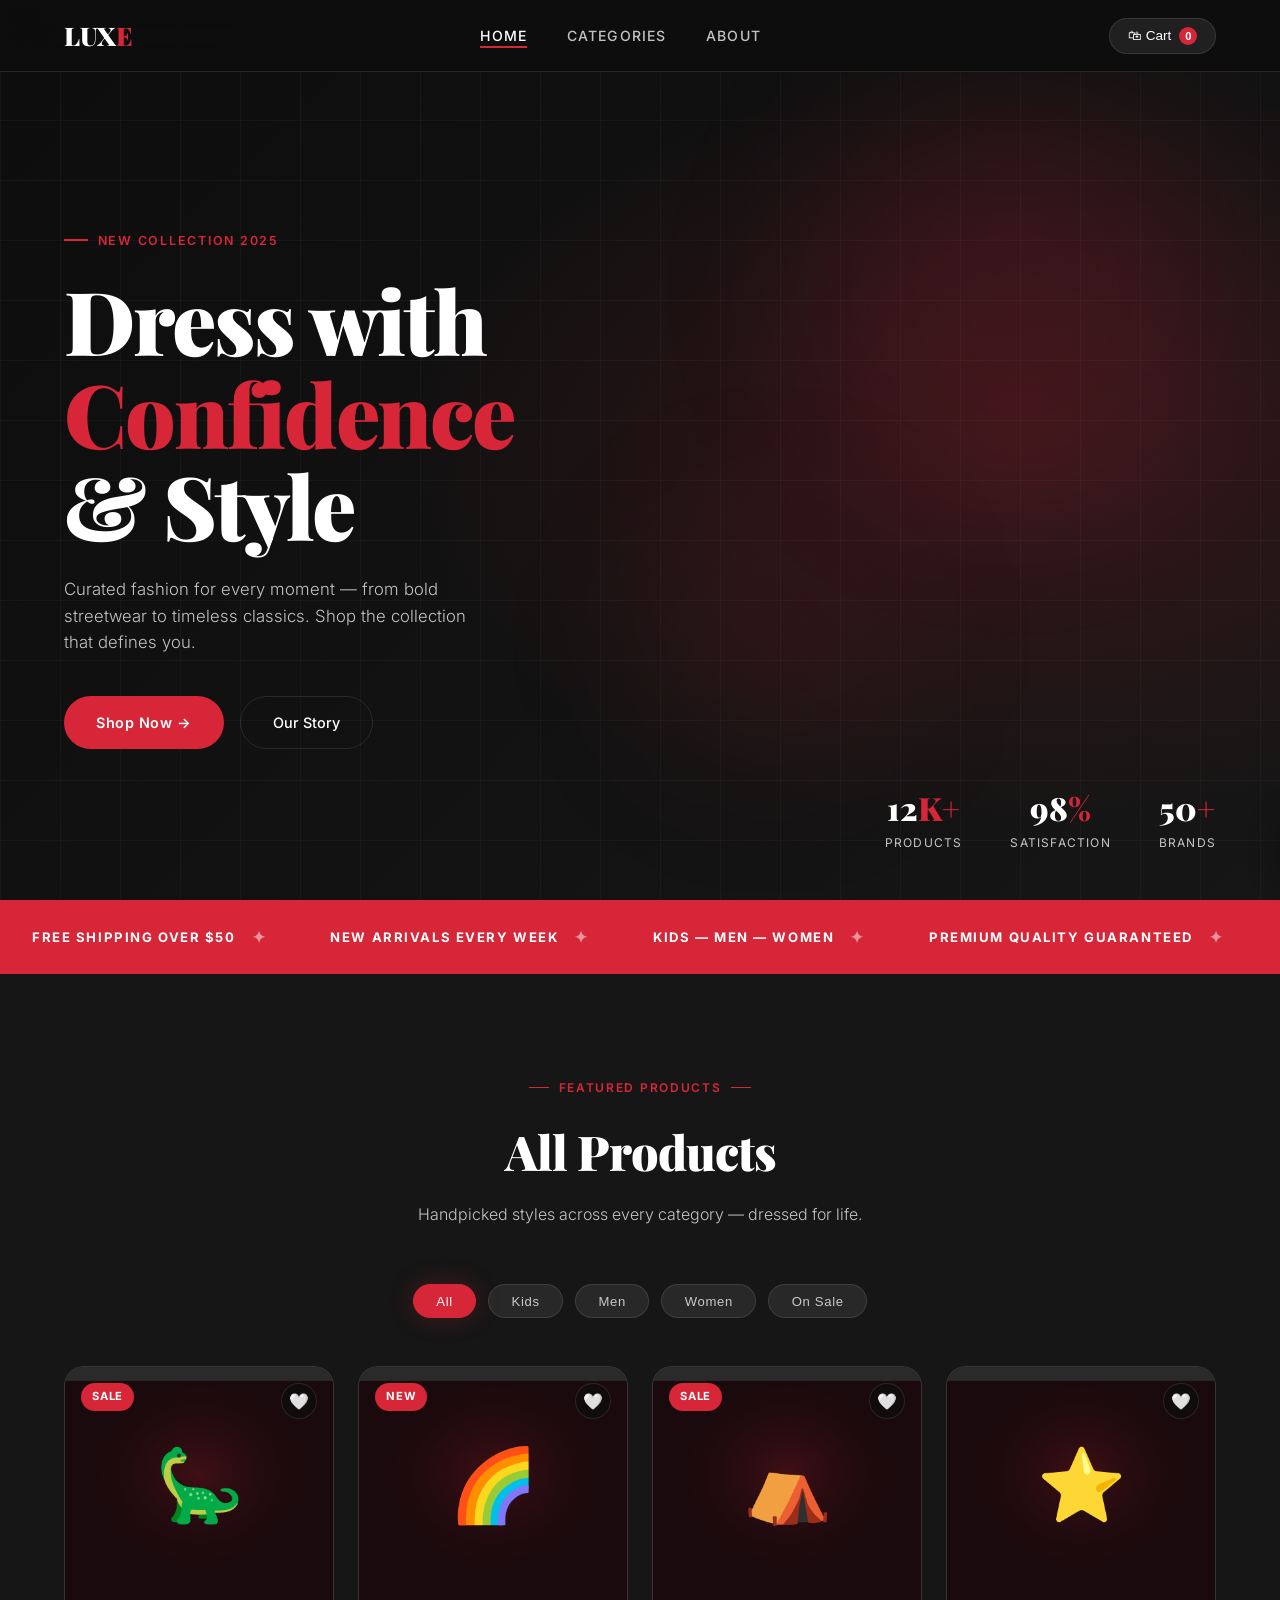
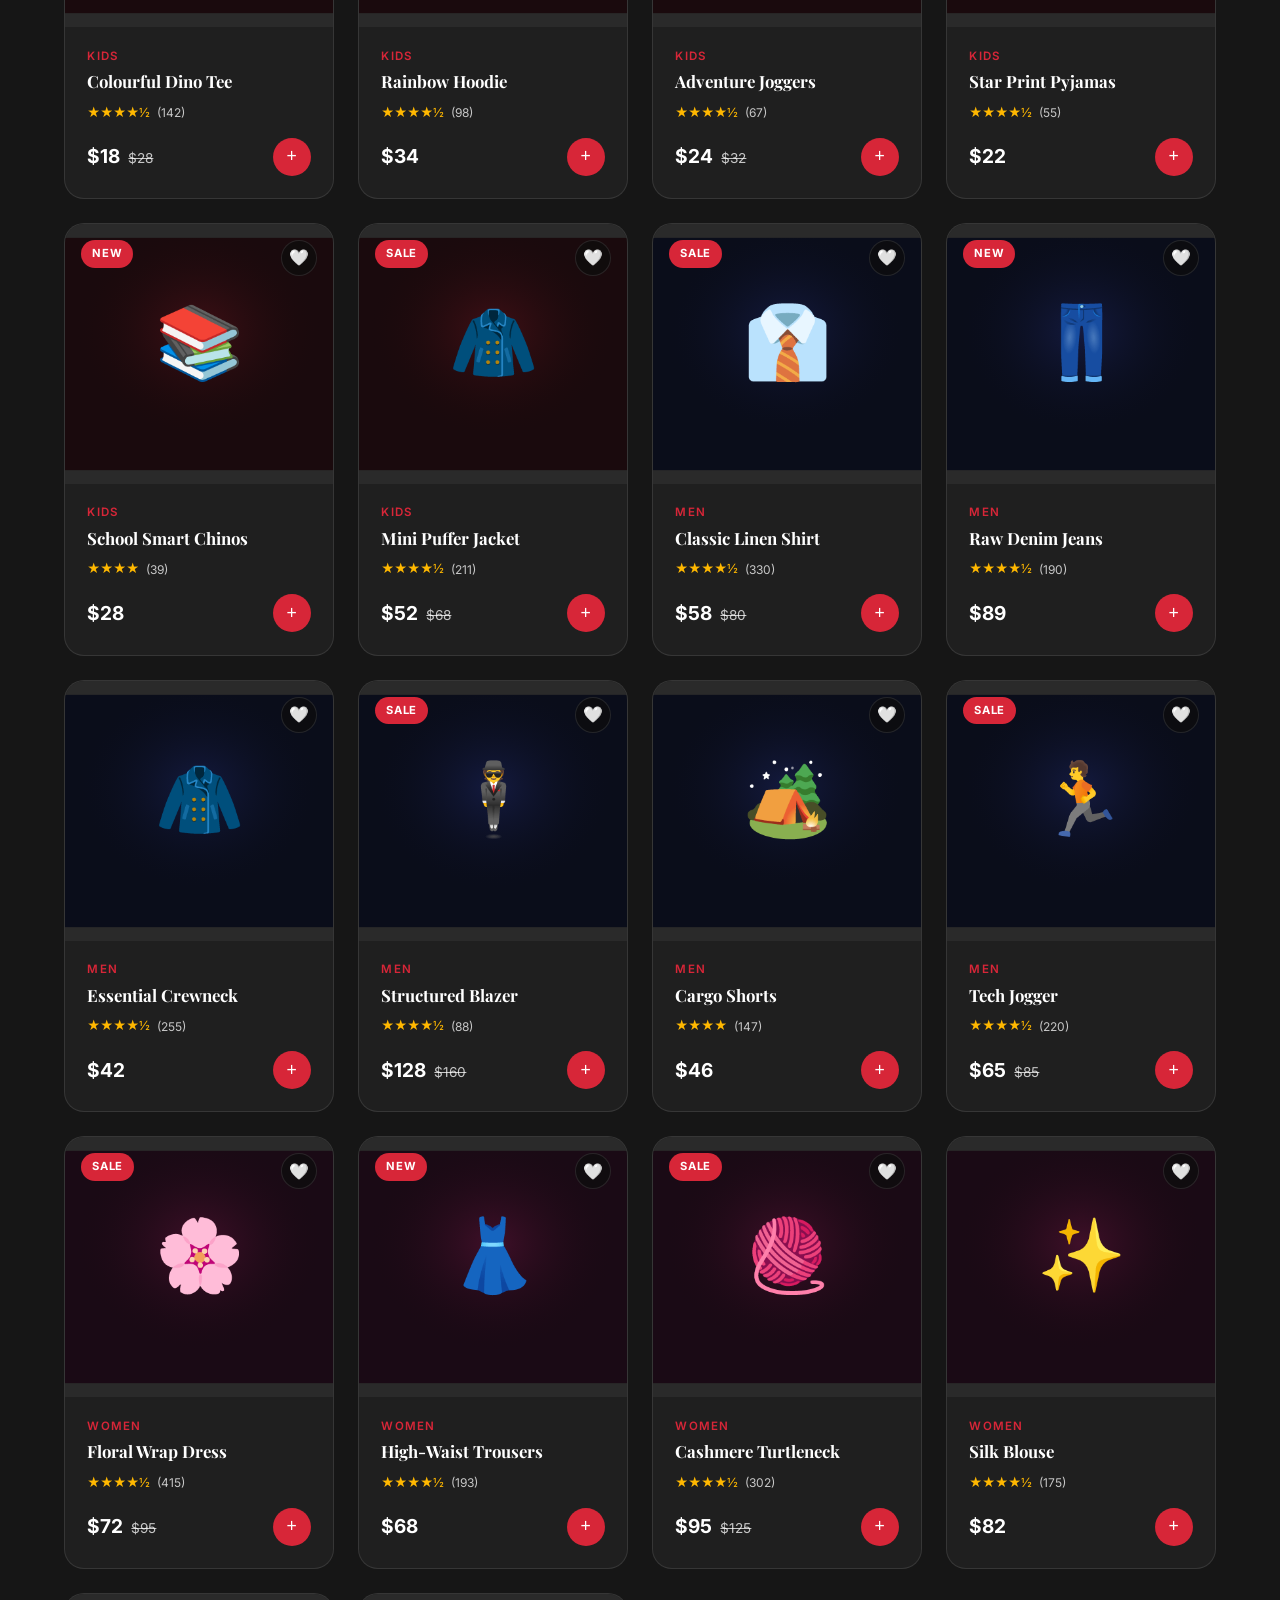
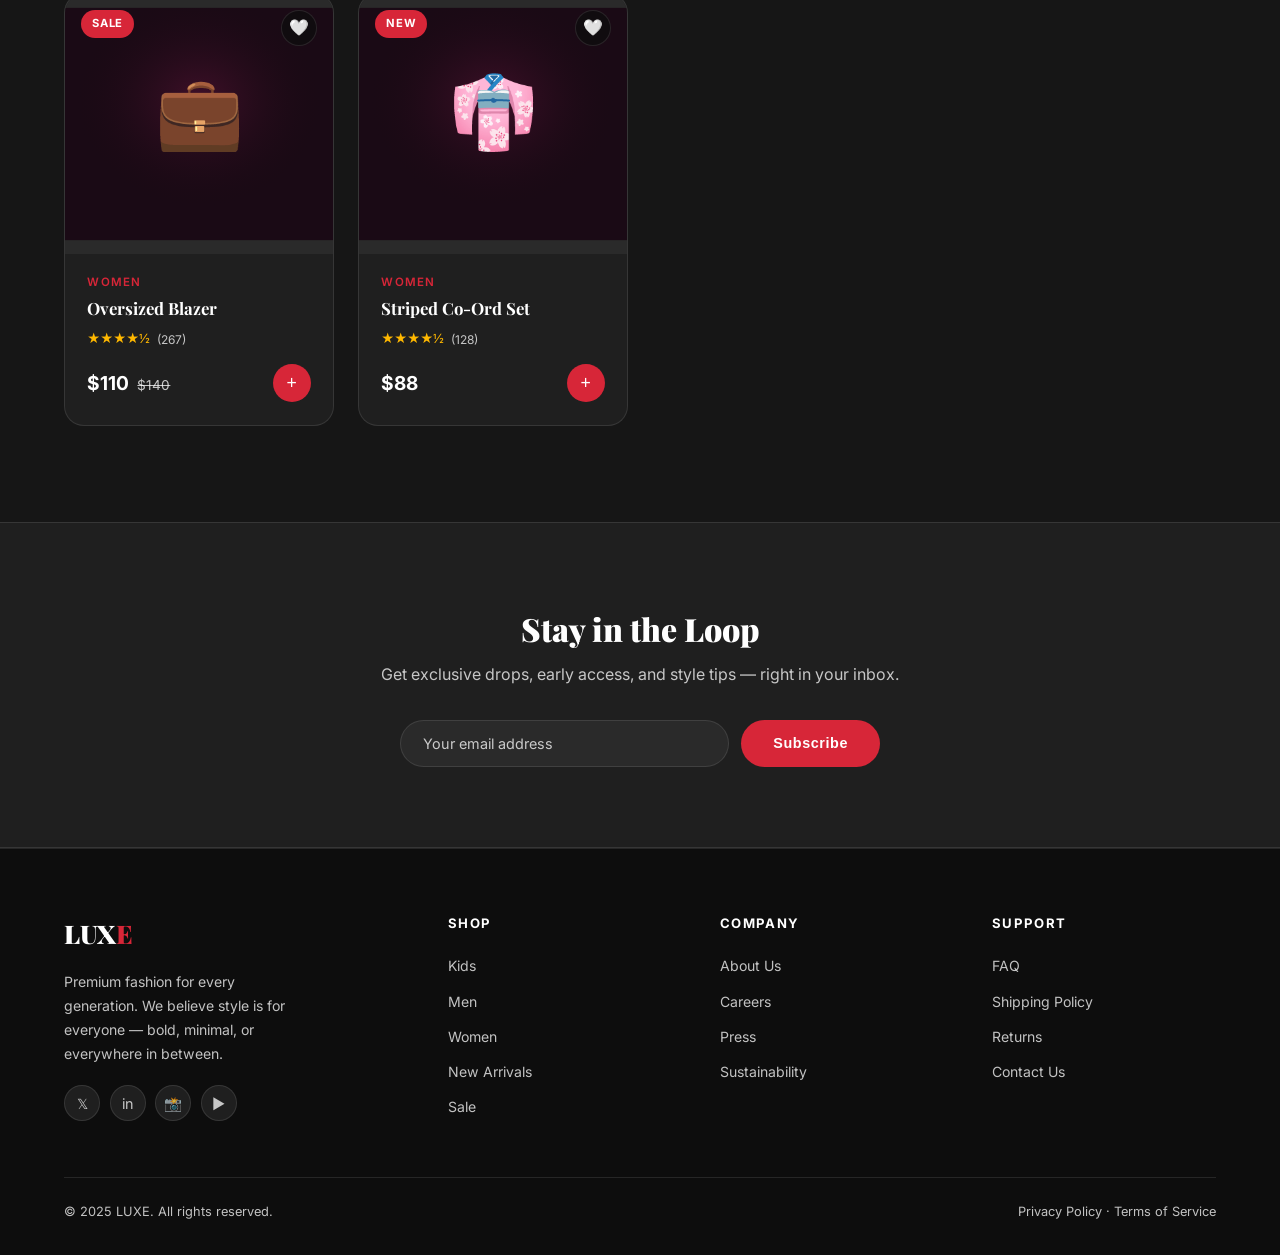
<file: index.html>
<!DOCTYPE html>
<html lang="en">
<head>
  <meta charset="UTF-8" />
  <meta name="viewport" content="width=device-width, initial-scale=1.0" />
  <title>LUXE — Premium Fashion</title>
  <link rel="stylesheet" href="style.css" />
</head>
<body>

<!-- Page Loader -->
<div class="page-loader" id="loader">
  <div class="loader-logo">LUX<span>E</span></div>
  <div class="loader-bar"><div class="loader-fill"></div></div>
</div>

<!-- Toast -->
<div class="toast" id="toast">🛒 Added to cart!</div>

<!-- ── NAVBAR ── -->
<nav class="navbar" id="navbar">
  <a href="index.html" class="nav-logo">LUX<span>E</span></a>
  <ul class="nav-links" id="navLinks">
    <li><a href="index.html" class="active">Home</a></li>
    <li><a href="categories.html">Categories</a></li>
    <li><a href="about.html">About</a></li>
  </ul>
  <div class="nav-right">
    <button class="nav-cart" onclick="toggleCart()">
      🛍 Cart
      <span class="cart-badge" id="cartBadge">0</span>
    </button>
    <div class="hamburger" id="hamburger" onclick="toggleMenu()">
      <span></span><span></span><span></span>
    </div>
  </div>
</nav>

<!-- ── HERO ── -->
<section class="hero">
  <div class="hero-bg"></div>
  <div class="hero-grid"></div>
  <div class="hero-shape shape-1"></div>
  <div class="hero-shape shape-2"></div>

  <div class="hero-content">
    <div class="hero-eyebrow">New Collection 2025</div>
    <h1 class="hero-title">
      Dress with<br><em>Confidence</em><br>& Style
    </h1>
    <p class="hero-subtitle">
      Curated fashion for every moment — from bold streetwear to timeless classics. Shop the collection that defines you.
    </p>
    <div class="hero-cta">
      <a href="categories.html" class="btn-primary">Shop Now →</a>
      <a href="about.html" class="btn-outline">Our Story</a>
    </div>
  </div>

  <div class="hero-stats">
    <div class="stat-item">
      <div class="stat-num">12<span>K+</span></div>
      <div class="stat-label">Products</div>
    </div>
    <div class="stat-item">
      <div class="stat-num">98<span>%</span></div>
      <div class="stat-label">Satisfaction</div>
    </div>
    <div class="stat-item">
      <div class="stat-num">50<span>+</span></div>
      <div class="stat-label">Brands</div>
    </div>
  </div>
</section>

<!-- ── MARQUEE ── -->
<div class="marquee-section">
  <div class="marquee-track">
    <span class="marquee-item">Free Shipping over $50 <span class="marquee-dot">✦</span></span>
    <span class="marquee-item">New Arrivals Every Week <span class="marquee-dot">✦</span></span>
    <span class="marquee-item">Kids — Men — Women <span class="marquee-dot">✦</span></span>
    <span class="marquee-item">Premium Quality Guaranteed <span class="marquee-dot">✦</span></span>
    <span class="marquee-item">Easy Returns & Exchanges <span class="marquee-dot">✦</span></span>
    <span class="marquee-item">Free Shipping over $50 <span class="marquee-dot">✦</span></span>
    <span class="marquee-item">New Arrivals Every Week <span class="marquee-dot">✦</span></span>
    <span class="marquee-item">Kids — Men — Women <span class="marquee-dot">✦</span></span>
    <span class="marquee-item">Premium Quality Guaranteed <span class="marquee-dot">✦</span></span>
    <span class="marquee-item">Easy Returns & Exchanges <span class="marquee-dot">✦</span></span>
  </div>
</div>

<!-- ── PRODUCTS ── -->
<section class="products-section">
  <div class="section-header reveal">
    <div class="section-eyebrow">Featured Products</div>
    <h2 class="section-title">All Products</h2>
    <p class="section-desc">Handpicked styles across every category — dressed for life.</p>
  </div>

  <div class="filter-bar reveal">
    <button class="filter-btn active" onclick="filterProducts('all', this)">All</button>
    <button class="filter-btn" onclick="filterProducts('kids', this)">Kids</button>
    <button class="filter-btn" onclick="filterProducts('men', this)">Men</button>
    <button class="filter-btn" onclick="filterProducts('women', this)">Women</button>
    <button class="filter-btn" onclick="filterProducts('sale', this)">On Sale</button>
  </div>

  <div class="products-grid" id="productsGrid">
    <!-- Injected by JS -->
  </div>
</section>

<!-- ── NEWSLETTER ── -->
<section class="newsletter-section">
  <div class="reveal">
    <h3>Stay in the Loop</h3>
    <p>Get exclusive drops, early access, and style tips — right in your inbox.</p>
    <div class="newsletter-form">
      <input type="email" placeholder="Your email address" id="emailInput" />
      <button class="btn-primary" onclick="subscribeNewsletter()">Subscribe</button>
    </div>
  </div>
</section>

<!-- ── FOOTER ── -->
<footer class="footer">
  <div class="footer-grid">
    <div class="footer-brand">
      <span class="nav-logo">LUX<span>E</span></span>
      <p>Premium fashion for every generation. We believe style is for everyone — bold, minimal, or everywhere in between.</p>
      <div class="footer-social">
        <a class="social-btn" href="#">𝕏</a>
        <a class="social-btn" href="#">in</a>
        <a class="social-btn" href="#">📸</a>
        <a class="social-btn" href="#">▶</a>
      </div>
    </div>
    <div class="footer-col">
      <h4>Shop</h4>
      <ul>
        <li><a href="categories.html">Kids</a></li>
        <li><a href="categories.html">Men</a></li>
        <li><a href="categories.html">Women</a></li>
        <li><a href="#">New Arrivals</a></li>
        <li><a href="#">Sale</a></li>
      </ul>
    </div>
    <div class="footer-col">
      <h4>Company</h4>
      <ul>
        <li><a href="about.html">About Us</a></li>
        <li><a href="#">Careers</a></li>
        <li><a href="#">Press</a></li>
        <li><a href="#">Sustainability</a></li>
      </ul>
    </div>
    <div class="footer-col">
      <h4>Support</h4>
      <ul>
        <li><a href="#">FAQ</a></li>
        <li><a href="#">Shipping Policy</a></li>
        <li><a href="#">Returns</a></li>
        <li><a href="#">Contact Us</a></li>
      </ul>
    </div>
  </div>
  <div class="footer-bottom">
    <span>© 2025 LUXE. All rights reserved.</span>
    <span>Privacy Policy · Terms of Service</span>
  </div>
</footer>

<script src="main.js"></script>
</body>
</html>
</file>
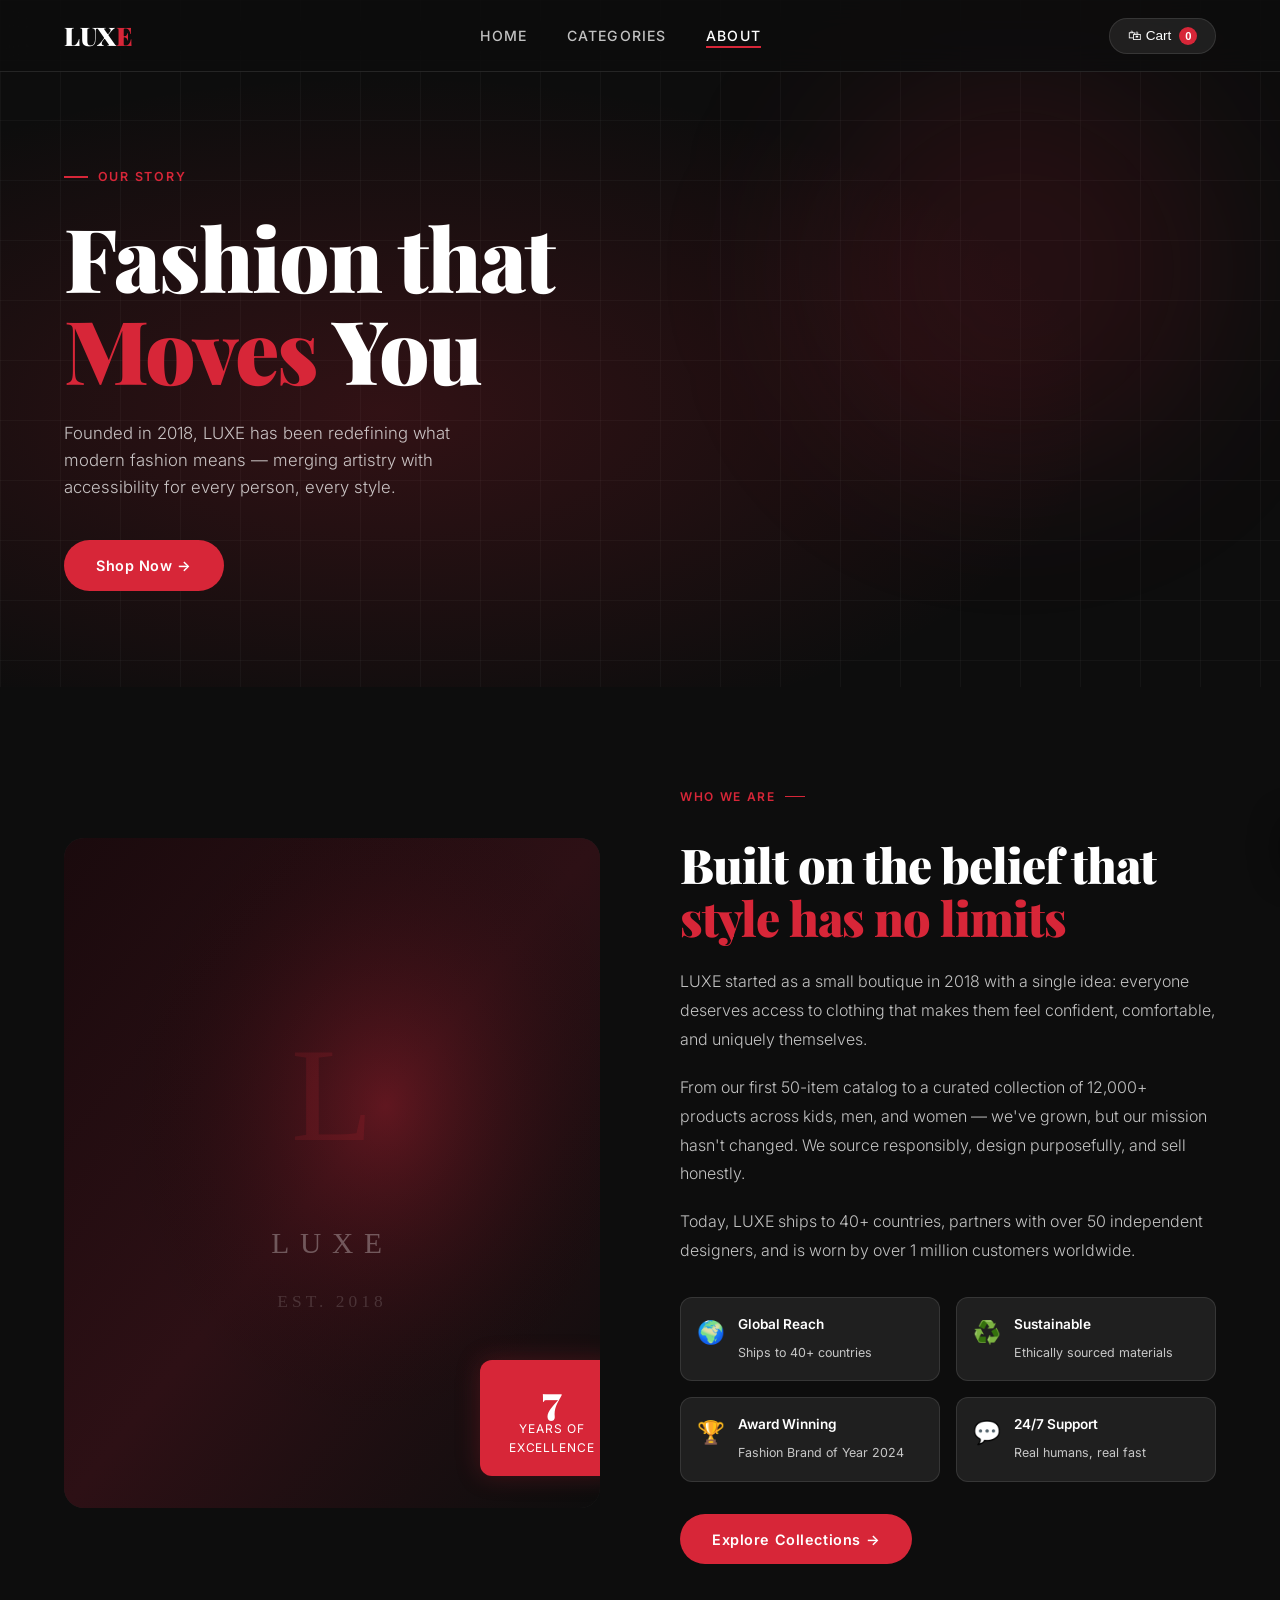
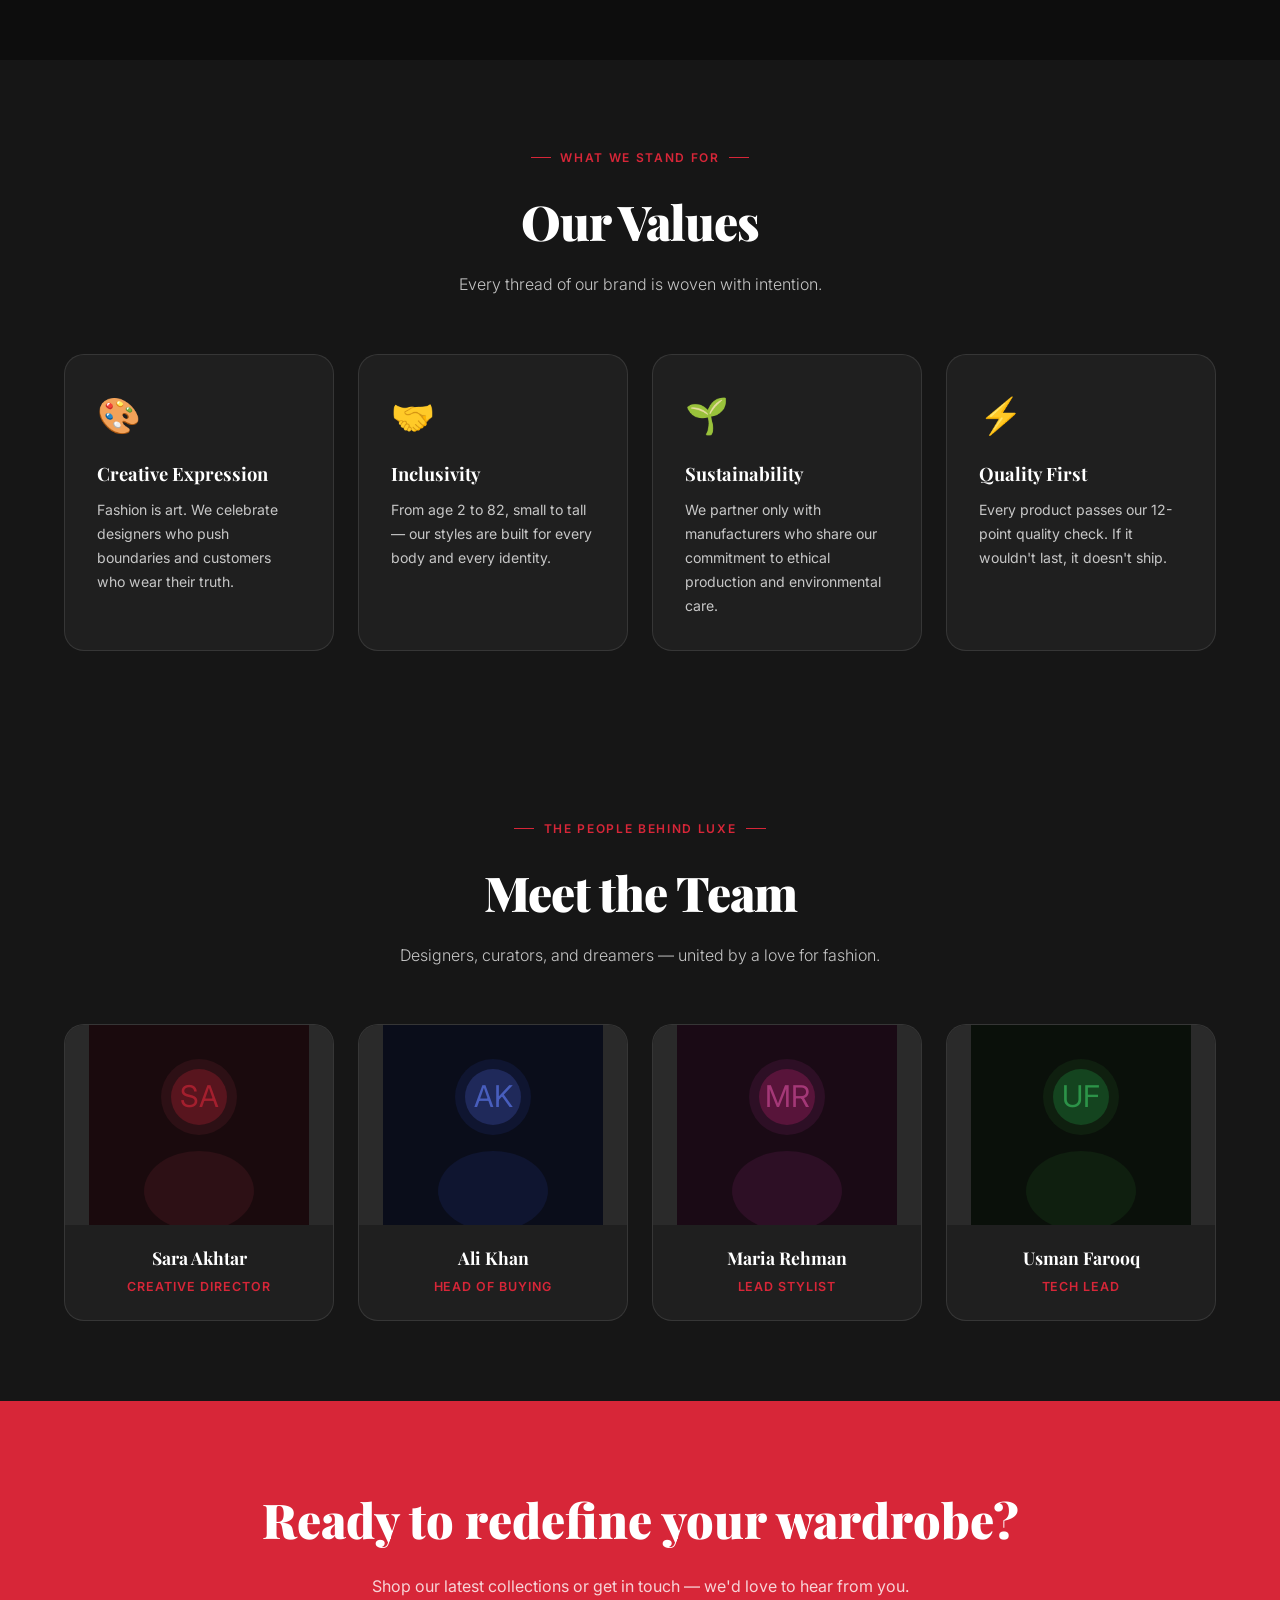
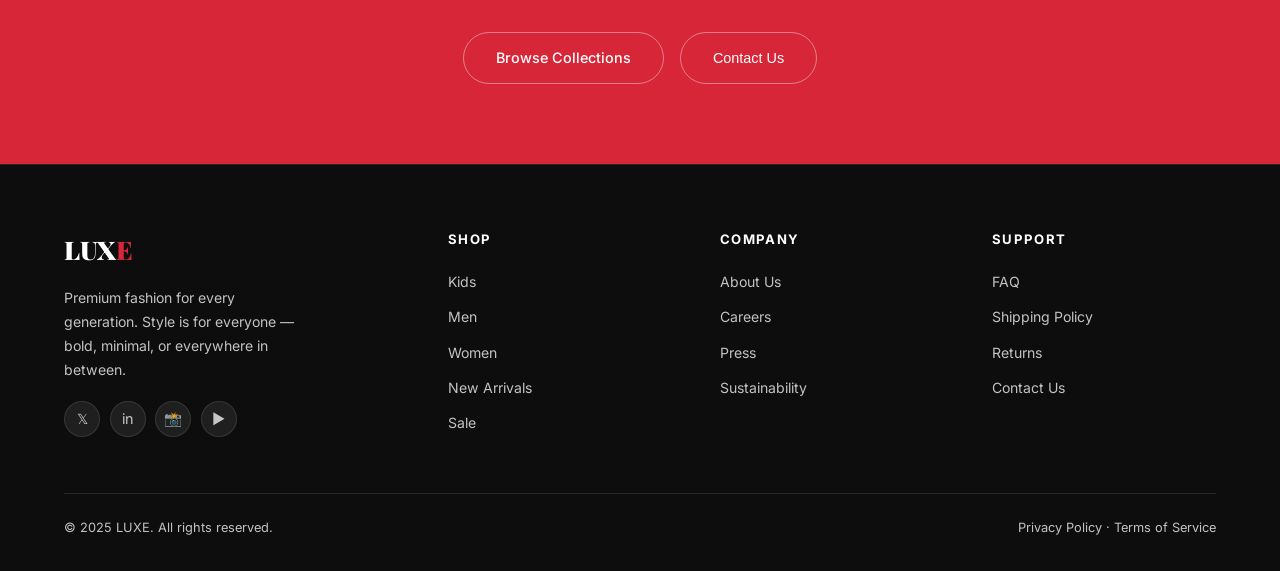
<file: about.html>
<!DOCTYPE html>
<html lang="en">
<head>
  <meta charset="UTF-8" />
  <meta name="viewport" content="width=device-width, initial-scale=1.0" />
  <title>About — LUXE</title>
  <link rel="stylesheet" href="style.css" />
</head>
<body>

<!-- Page Loader -->
<div class="page-loader" id="loader">
  <div class="loader-logo">LUX<span>E</span></div>
  <div class="loader-bar"><div class="loader-fill"></div></div>
</div>

<!-- Toast -->
<div class="toast" id="toast">✓ Message sent!</div>

<!-- ── NAVBAR ── -->
<nav class="navbar" id="navbar">
  <a href="index.html" class="nav-logo">LUX<span>E</span></a>
  <ul class="nav-links" id="navLinks">
    <li><a href="index.html">Home</a></li>
    <li><a href="categories.html">Categories</a></li>
    <li><a href="about.html" class="active">About</a></li>
  </ul>
  <div class="nav-right">
    <button class="nav-cart" onclick="toggleCart()">
      🛍 Cart
      <span class="cart-badge" id="cartBadge">0</span>
    </button>
    <div class="hamburger" id="hamburger" onclick="toggleMenu()">
      <span></span><span></span><span></span>
    </div>
  </div>
</nav>

<!-- ── ABOUT HERO ── -->
<div class="about-hero">
  <div class="hero-bg" style="background: radial-gradient(ellipse 80% 70% at 30% 60%, rgba(215,38,56,0.18) 0%, transparent 70%), var(--black);"></div>
  <div class="hero-grid"></div>
  <div class="hero-shape shape-1"></div>
  <div class="hero-content">
    <div class="hero-eyebrow">Our Story</div>
    <h1 class="hero-title">Fashion that<br><em>Moves</em> You</h1>
    <p class="hero-subtitle">Founded in 2018, LUXE has been redefining what modern fashion means — merging artistry with accessibility for every person, every style.</p>
    <div class="hero-cta">
      <a href="categories.html" class="btn-primary">Shop Now →</a>
    </div>
  </div>
</div>

<!-- ── ABOUT SPLIT ── -->
<section style="padding:6rem 5%;">
  <div class="about-split">
    <div class="about-img-wrap reveal">
      <!-- Placeholder art using SVG gradient -->
      <svg width="100%" height="100%" viewBox="0 0 400 500" xmlns="http://www.w3.org/2000/svg" preserveAspectRatio="xMidYMid slice">
        <defs>
          <linearGradient id="imgGrad" x1="0%" y1="0%" x2="100%" y2="100%">
            <stop offset="0%" style="stop-color:#1a0a0d"/>
            <stop offset="50%" style="stop-color:#2d1015"/>
            <stop offset="100%" style="stop-color:#0d0d0d"/>
          </linearGradient>
          <radialGradient id="rGrad" cx="60%" cy="40%">
            <stop offset="0%" style="stop-color:rgba(215,38,56,0.3)"/>
            <stop offset="100%" style="stop-color:transparent"/>
          </radialGradient>
        </defs>
        <rect width="400" height="500" fill="url(#imgGrad)"/>
        <rect width="400" height="500" fill="url(#rGrad)"/>
        <text x="50%" y="45%" text-anchor="middle" font-family="Georgia,serif" font-size="100" fill="rgba(215,38,56,0.15)">L</text>
        <text x="50%" y="62%" text-anchor="middle" font-family="Georgia,serif" font-size="22" fill="rgba(255,255,255,0.3)" letter-spacing="8">LUXE</text>
        <text x="50%" y="70%" text-anchor="middle" font-family="Georgia,serif" font-size="13" fill="rgba(255,255,255,0.15)" letter-spacing="3">EST. 2018</text>
      </svg>
      <div class="about-img-badge">
        <div class="num">7</div>
        <div class="lbl">Years of<br>Excellence</div>
      </div>
    </div>

    <div class="about-text reveal reveal-delay-2">
      <div class="section-eyebrow">Who We Are</div>
      <h2>Built on the belief that <em style="color:var(--red);font-style:normal;">style has no limits</em></h2>
      <p>LUXE started as a small boutique in 2018 with a single idea: everyone deserves access to clothing that makes them feel confident, comfortable, and uniquely themselves.</p>
      <p>From our first 50-item catalog to a curated collection of 12,000+ products across kids, men, and women — we've grown, but our mission hasn't changed. We source responsibly, design purposefully, and sell honestly.</p>
      <p>Today, LUXE ships to 40+ countries, partners with over 50 independent designers, and is worn by over 1 million customers worldwide.</p>

      <div class="about-features">
        <div class="about-feature">
          <div class="feature-icon">🌍</div>
          <div class="feature-text">
            <strong>Global Reach</strong>
            <span>Ships to 40+ countries</span>
          </div>
        </div>
        <div class="about-feature">
          <div class="feature-icon">♻️</div>
          <div class="feature-text">
            <strong>Sustainable</strong>
            <span>Ethically sourced materials</span>
          </div>
        </div>
        <div class="about-feature">
          <div class="feature-icon">🏆</div>
          <div class="feature-text">
            <strong>Award Winning</strong>
            <span>Fashion Brand of Year 2024</span>
          </div>
        </div>
        <div class="about-feature">
          <div class="feature-icon">💬</div>
          <div class="feature-text">
            <strong>24/7 Support</strong>
            <span>Real humans, real fast</span>
          </div>
        </div>
      </div>

      <a href="categories.html" class="btn-primary">Explore Collections →</a>
    </div>
  </div>
</section>

<!-- ── VALUES ── -->
<section style="padding:5rem 5%;background:var(--black-2);">
  <div class="section-header reveal">
    <div class="section-eyebrow">What We Stand For</div>
    <h2 class="section-title">Our Values</h2>
    <p class="section-desc">Every thread of our brand is woven with intention.</p>
  </div>

  <div class="values-grid">
    <div class="value-card reveal reveal-delay-1">
      <div class="value-icon">🎨</div>
      <div class="value-title">Creative Expression</div>
      <div class="value-desc">Fashion is art. We celebrate designers who push boundaries and customers who wear their truth.</div>
    </div>
    <div class="value-card reveal reveal-delay-2">
      <div class="value-icon">🤝</div>
      <div class="value-title">Inclusivity</div>
      <div class="value-desc">From age 2 to 82, small to tall — our styles are built for every body and every identity.</div>
    </div>
    <div class="value-card reveal reveal-delay-3">
      <div class="value-icon">🌱</div>
      <div class="value-title">Sustainability</div>
      <div class="value-desc">We partner only with manufacturers who share our commitment to ethical production and environmental care.</div>
    </div>
    <div class="value-card reveal reveal-delay-4">
      <div class="value-icon">⚡</div>
      <div class="value-title">Quality First</div>
      <div class="value-desc">Every product passes our 12-point quality check. If it wouldn't last, it doesn't ship.</div>
    </div>
  </div>
</section>

<!-- ── TEAM ── -->
<section class="team-section" style="padding:5rem 5%;">
  <div class="section-header reveal">
    <div class="section-eyebrow">The People Behind LUXE</div>
    <h2 class="section-title">Meet the Team</h2>
    <p class="section-desc">Designers, curators, and dreamers — united by a love for fashion.</p>
  </div>

  <div class="team-grid">
    <div class="team-card reveal reveal-delay-1">
      <div class="team-img">
        <svg width="100%" height="100%" viewBox="0 0 220 200" xmlns="http://www.w3.org/2000/svg">
          <rect width="220" height="200" fill="#1a0a0d"/>
          <circle cx="110" cy="72" r="38" fill="#2d1015"/>
          <rect x="55" y="126" width="110" height="80" rx="55" fill="#2d1015"/>
          <circle cx="110" cy="72" r="28" fill="rgba(215,38,56,0.25)"/>
          <text x="110" y="82" text-anchor="middle" font-size="30" fill="rgba(215,38,56,0.6)">SA</text>
        </svg>
      </div>
      <div class="team-name">Sara Akhtar</div>
      <div class="team-role">Creative Director</div>
    </div>
    <div class="team-card reveal reveal-delay-2">
      <div class="team-img">
        <svg width="100%" height="100%" viewBox="0 0 220 200" xmlns="http://www.w3.org/2000/svg">
          <rect width="220" height="200" fill="#0a0d1a"/>
          <circle cx="110" cy="72" r="38" fill="#0f1530"/>
          <rect x="55" y="126" width="110" height="80" rx="55" fill="#0f1530"/>
          <circle cx="110" cy="72" r="28" fill="rgba(80,100,215,0.25)"/>
          <text x="110" y="82" text-anchor="middle" font-size="30" fill="rgba(100,130,255,0.6)">AK</text>
        </svg>
      </div>
      <div class="team-name">Ali Khan</div>
      <div class="team-role">Head of Buying</div>
    </div>
    <div class="team-card reveal reveal-delay-3">
      <div class="team-img">
        <svg width="100%" height="100%" viewBox="0 0 220 200" xmlns="http://www.w3.org/2000/svg">
          <rect width="220" height="200" fill="#1a0a15"/>
          <circle cx="110" cy="72" r="38" fill="#2d0f25"/>
          <rect x="55" y="126" width="110" height="80" rx="55" fill="#2d0f25"/>
          <circle cx="110" cy="72" r="28" fill="rgba(215,38,120,0.25)"/>
          <text x="110" y="82" text-anchor="middle" font-size="30" fill="rgba(215,80,160,0.6)">MR</text>
        </svg>
      </div>
      <div class="team-name">Maria Rehman</div>
      <div class="team-role">Lead Stylist</div>
    </div>
    <div class="team-card reveal reveal-delay-4">
      <div class="team-img">
        <svg width="100%" height="100%" viewBox="0 0 220 200" xmlns="http://www.w3.org/2000/svg">
          <rect width="220" height="200" fill="#0a100a"/>
          <circle cx="110" cy="72" r="38" fill="#0f1f0f"/>
          <rect x="55" y="126" width="110" height="80" rx="55" fill="#0f1f0f"/>
          <circle cx="110" cy="72" r="28" fill="rgba(38,180,80,0.25)"/>
          <text x="110" y="82" text-anchor="middle" font-size="30" fill="rgba(60,200,100,0.6)">UF</text>
        </svg>
      </div>
      <div class="team-name">Usman Farooq</div>
      <div class="team-role">Tech Lead</div>
    </div>
  </div>
</section>

<!-- ── CONTACT ── -->
<div class="contact-strip reveal">
  <h2>Ready to redefine your wardrobe?</h2>
  <p>Shop our latest collections or get in touch — we'd love to hear from you.</p>
  <div style="display:flex;gap:1rem;justify-content:center;flex-wrap:wrap;">
    <a href="categories.html" class="btn-outline" style="border-color:rgba(255,255,255,0.4);">Browse Collections</a>
    <button class="btn-outline" style="border-color:rgba(255,255,255,0.4);" onclick="showToast('Message sent! We will be in touch soon.')">Contact Us</button>
  </div>
</div>

<!-- ── FOOTER ── -->
<footer class="footer">
  <div class="footer-grid">
    <div class="footer-brand">
      <span class="nav-logo">LUX<span>E</span></span>
      <p>Premium fashion for every generation. Style is for everyone — bold, minimal, or everywhere in between.</p>
      <div class="footer-social">
        <a class="social-btn" href="#">𝕏</a>
        <a class="social-btn" href="#">in</a>
        <a class="social-btn" href="#">📸</a>
        <a class="social-btn" href="#">▶</a>
      </div>
    </div>
    <div class="footer-col">
      <h4>Shop</h4>
      <ul>
        <li><a href="categories.html">Kids</a></li>
        <li><a href="categories.html">Men</a></li>
        <li><a href="categories.html">Women</a></li>
        <li><a href="#">New Arrivals</a></li>
        <li><a href="#">Sale</a></li>
      </ul>
    </div>
    <div class="footer-col">
      <h4>Company</h4>
      <ul>
        <li><a href="about.html">About Us</a></li>
        <li><a href="#">Careers</a></li>
        <li><a href="#">Press</a></li>
        <li><a href="#">Sustainability</a></li>
      </ul>
    </div>
    <div class="footer-col">
      <h4>Support</h4>
      <ul>
        <li><a href="#">FAQ</a></li>
        <li><a href="#">Shipping Policy</a></li>
        <li><a href="#">Returns</a></li>
        <li><a href="#">Contact Us</a></li>
      </ul>
    </div>
  </div>
  <div class="footer-bottom">
    <span>© 2025 LUXE. All rights reserved.</span>
    <span>Privacy Policy · Terms of Service</span>
  </div>
</footer>

<script src="main.js"></script>
</body>
</html>
</file>
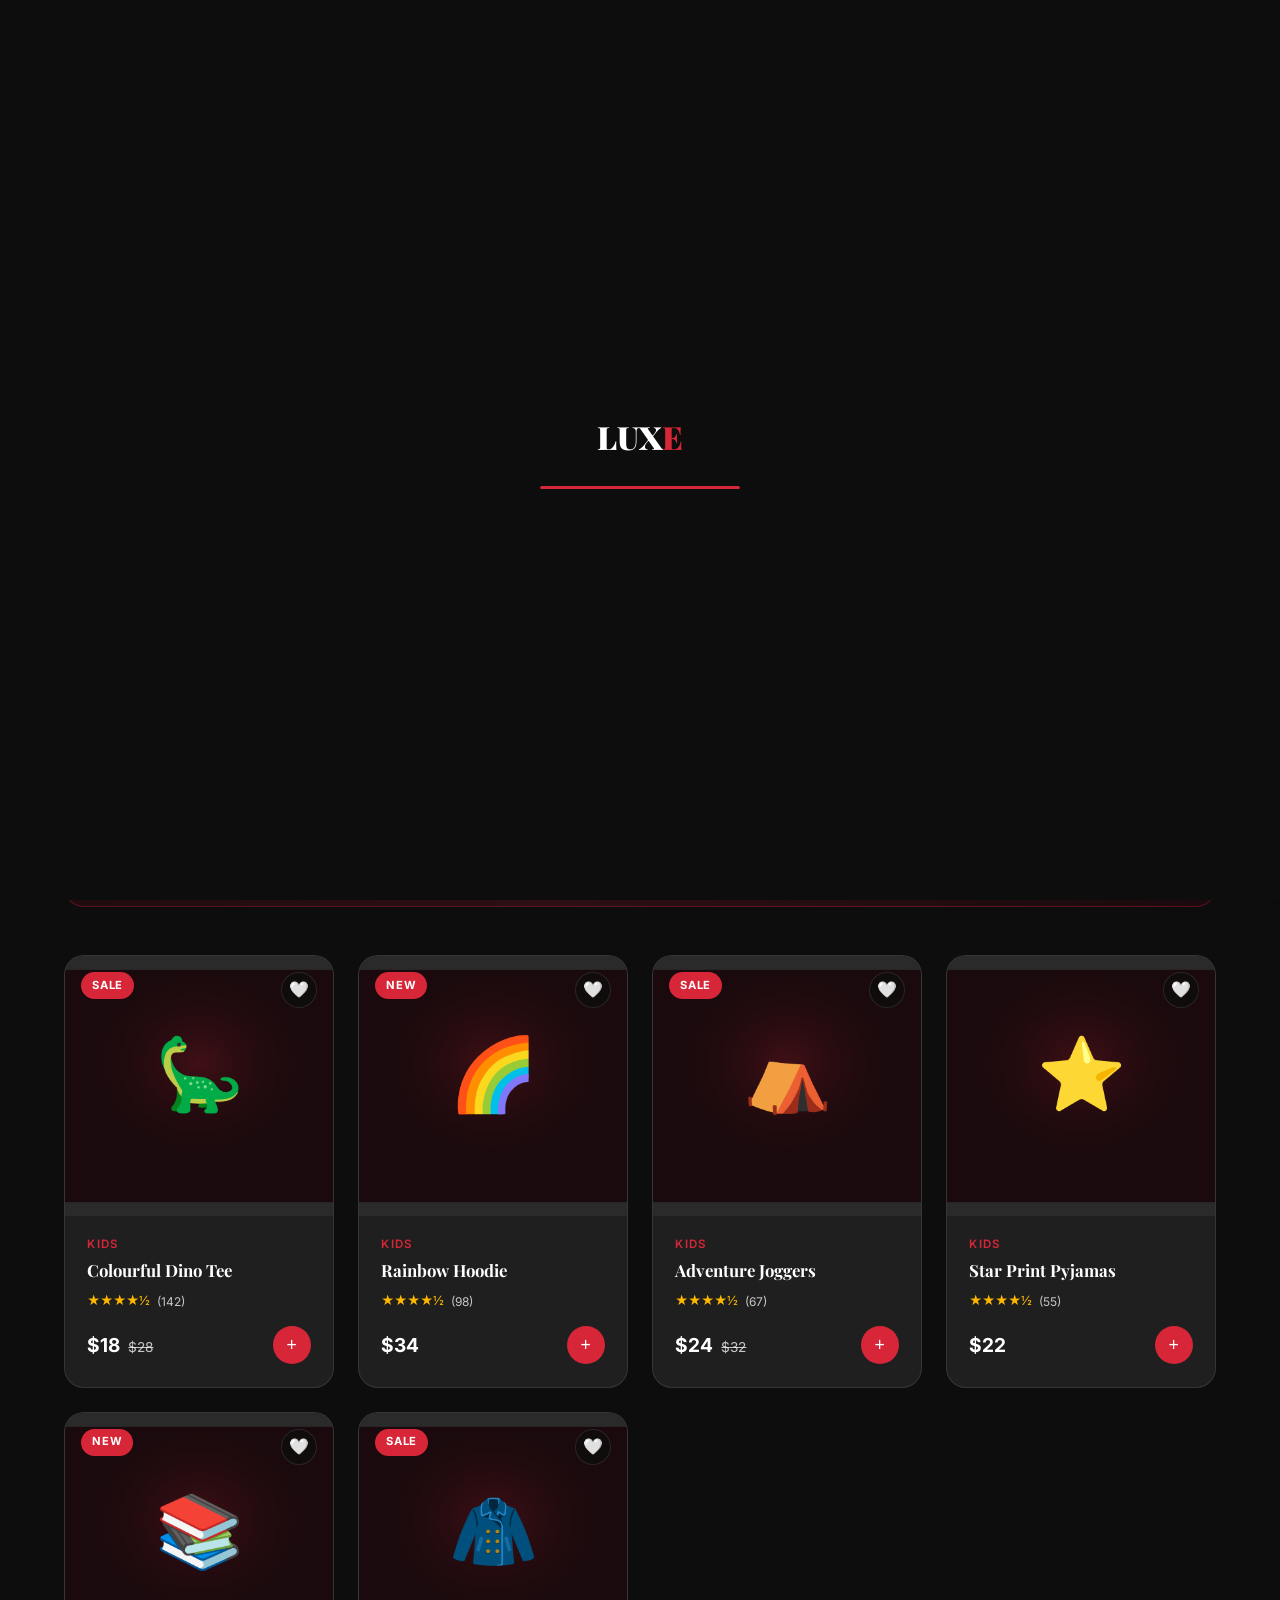
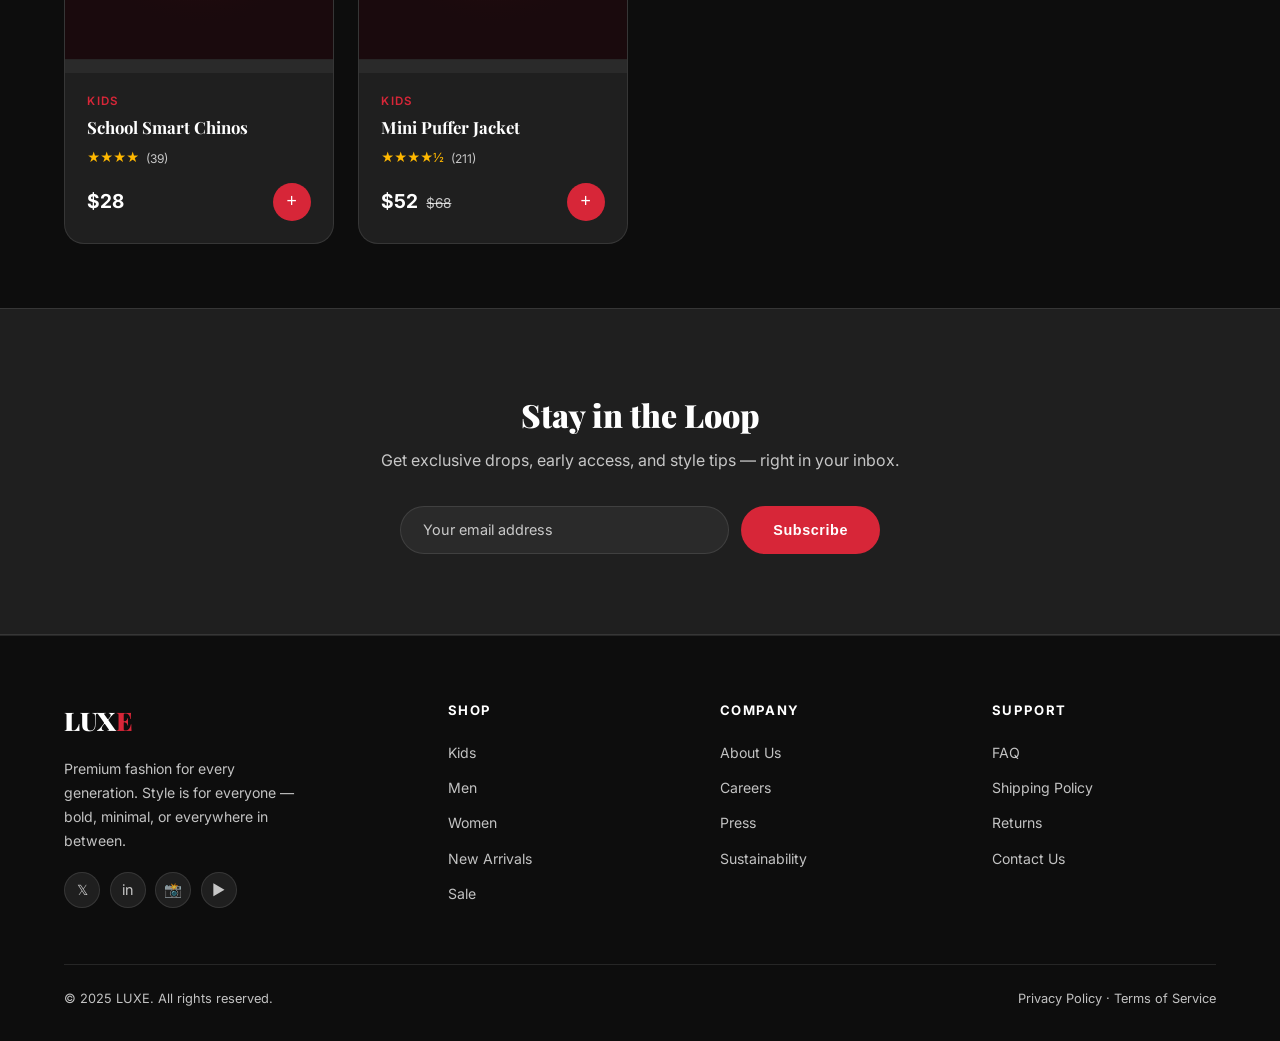
<file: categories.html>
<!DOCTYPE html>
<html lang="en">
<head>
  <meta charset="UTF-8" />
  <meta name="viewport" content="width=device-width, initial-scale=1.0" />
  <title>Categories — LUXE</title>
  <link rel="stylesheet" href="style.css" />
</head>
<body>

<!-- Page Loader -->
<div class="page-loader" id="loader">
  <div class="loader-logo">LUX<span>E</span></div>
  <div class="loader-bar"><div class="loader-fill"></div></div>
</div>

<!-- Toast -->
<div class="toast" id="toast">🛒 Added to cart!</div>

<!-- ── NAVBAR ── -->
<nav class="navbar" id="navbar">
  <a href="index.html" class="nav-logo">LUX<span>E</span></a>
  <ul class="nav-links" id="navLinks">
    <li><a href="index.html">Home</a></li>
    <li><a href="categories.html" class="active">Categories</a></li>
    <li><a href="about.html">About</a></li>
  </ul>
  <div class="nav-right">
    <button class="nav-cart" onclick="toggleCart()">
      🛍 Cart
      <span class="cart-badge" id="cartBadge">0</span>
    </button>
    <div class="hamburger" id="hamburger" onclick="toggleMenu()">
      <span></span><span></span><span></span>
    </div>
  </div>
</nav>

<!-- ── HERO ── -->
<div class="categories-hero">
  <div class="hero-bg"></div>
  <div class="hero-grid"></div>
  <div class="hero-content" style="max-width:100%;text-align:center;">
    <div class="hero-eyebrow" style="justify-content:center;">Browse by Category</div>
    <h1 class="hero-title">Shop Your <em>Style</em></h1>
    <p class="hero-subtitle" style="max-width:500px;margin:0 auto 0;">
      Explore handpicked collections across Kids, Men, and Women — something for everyone.
    </p>
  </div>
</div>

<!-- ── CATEGORIES CONTENT ── -->
<section style="padding:4rem 5%;">

  <!-- Category Tabs -->
  <div class="cat-tabs reveal">
    <button class="cat-tab active" onclick="switchCategory('kids', this)">
      <span class="cat-tab-icon">👦</span>
      <span class="cat-tab-label">Kids</span>
      <span class="cat-tab-count">48 items</span>
    </button>
    <button class="cat-tab" onclick="switchCategory('men', this)">
      <span class="cat-tab-icon">👔</span>
      <span class="cat-tab-label">Men</span>
      <span class="cat-tab-count">64 items</span>
    </button>
    <button class="cat-tab" onclick="switchCategory('women', this)">
      <span class="cat-tab-icon">👗</span>
      <span class="cat-tab-label">Women</span>
      <span class="cat-tab-count">72 items</span>
    </button>
  </div>

  <!-- Kids Section -->
  <div class="category-section visible" id="cat-kids">
    <div class="category-banner cat-kids-banner reveal">
      <div class="category-banner-icon">🎒</div>
      <div class="category-banner-text">
        <h2>Kids Collection</h2>
        <p>Fun, durable, and vibrant styles designed for active young ones. From school outfits to weekend adventures.</p>
      </div>
    </div>
    <div class="products-grid" id="kidsGrid"></div>
  </div>

  <!-- Men Section -->
  <div class="category-section" id="cat-men">
    <div class="category-banner cat-men-banner reveal">
      <div class="category-banner-icon">🕴</div>
      <div class="category-banner-text">
        <h2>Men's Collection</h2>
        <p>Sharp, minimal, and built to last. Elevated essentials and bold statement pieces for the modern man.</p>
      </div>
    </div>
    <div class="products-grid" id="menGrid"></div>
  </div>

  <!-- Women Section -->
  <div class="category-section" id="cat-women">
    <div class="category-banner cat-women-banner reveal">
      <div class="category-banner-icon">✨</div>
      <div class="category-banner-text">
        <h2>Women's Collection</h2>
        <p>From effortless casuals to runway-inspired looks — discover styles that celebrate confidence.</p>
      </div>
    </div>
    <div class="products-grid" id="womenGrid"></div>
  </div>

</section>

<!-- ── NEWSLETTER ── -->
<section class="newsletter-section">
  <div class="reveal">
    <h3>Stay in the Loop</h3>
    <p>Get exclusive drops, early access, and style tips — right in your inbox.</p>
    <div class="newsletter-form">
      <input type="email" placeholder="Your email address" id="emailInput" />
      <button class="btn-primary" onclick="subscribeNewsletter()">Subscribe</button>
    </div>
  </div>
</section>

<!-- ── FOOTER ── -->
<footer class="footer">
  <div class="footer-grid">
    <div class="footer-brand">
      <span class="nav-logo">LUX<span>E</span></span>
      <p>Premium fashion for every generation. Style is for everyone — bold, minimal, or everywhere in between.</p>
      <div class="footer-social">
        <a class="social-btn" href="#">𝕏</a>
        <a class="social-btn" href="#">in</a>
        <a class="social-btn" href="#">📸</a>
        <a class="social-btn" href="#">▶</a>
      </div>
    </div>
    <div class="footer-col">
      <h4>Shop</h4>
      <ul>
        <li><a href="categories.html">Kids</a></li>
        <li><a href="categories.html">Men</a></li>
        <li><a href="categories.html">Women</a></li>
        <li><a href="#">New Arrivals</a></li>
        <li><a href="#">Sale</a></li>
      </ul>
    </div>
    <div class="footer-col">
      <h4>Company</h4>
      <ul>
        <li><a href="about.html">About Us</a></li>
        <li><a href="#">Careers</a></li>
        <li><a href="#">Press</a></li>
        <li><a href="#">Sustainability</a></li>
      </ul>
    </div>
    <div class="footer-col">
      <h4>Support</h4>
      <ul>
        <li><a href="#">FAQ</a></li>
        <li><a href="#">Shipping Policy</a></li>
        <li><a href="#">Returns</a></li>
        <li><a href="#">Contact Us</a></li>
      </ul>
    </div>
  </div>
  <div class="footer-bottom">
    <span>© 2025 LUXE. All rights reserved.</span>
    <span>Privacy Policy · Terms of Service</span>
  </div>
</footer>

<script src="main.js"></script>
</body>
</html>
</file>
<file: style.css>
/* ============================================
   LUXE STORE — Global Stylesheet
   Theme: Red · Black · White
   ============================================ */

@import url('https://fonts.googleapis.com/css2?family=Playfair+Display:wght@700;900&family=Inter:wght@300;400;500;600&display=swap');

/* ── CSS Variables ── */
:root {
  --red:       #D72638;
  --red-dark:  #A81C2A;
  --red-glow:  rgba(215, 38, 56, 0.25);
  --black:     #0D0D0D;
  --black-2:   #161616;
  --black-3:   #1F1F1F;
  --black-4:   #2A2A2A;
  --white:     #FFFFFF;
  --white-dim: rgba(255,255,255,0.75);
  --white-faint: rgba(255,255,255,0.08);
  --border:    rgba(255,255,255,0.1);
  --font-display: 'Playfair Display', serif;
  --font-body:    'Inter', sans-serif;
  --radius:    12px;
  --radius-lg: 20px;
  --transition: 0.3s cubic-bezier(0.4, 0, 0.2, 1);
  --shadow:    0 8px 32px rgba(0,0,0,0.4);
  --shadow-red: 0 0 24px var(--red-glow);
}

/* ── Reset ── */
*, *::before, *::after { box-sizing: border-box; margin: 0; padding: 0; }

html { scroll-behavior: smooth; }

body {
  background: var(--black);
  color: var(--white);
  font-family: var(--font-body);
  font-size: 16px;
  line-height: 1.6;
  overflow-x: hidden;
}

a { text-decoration: none; color: inherit; }
ul { list-style: none; }
img { display: block; width: 100%; }

/* ── Scrollbar ── */
::-webkit-scrollbar { width: 6px; }
::-webkit-scrollbar-track { background: var(--black-2); }
::-webkit-scrollbar-thumb { background: var(--red); border-radius: 3px; }

/* ============================================
   NAVBAR
   ============================================ */
.navbar {
  position: fixed;
  top: 0; left: 0; right: 0;
  z-index: 1000;
  display: flex;
  align-items: center;
  justify-content: space-between;
  padding: 0 5%;
  height: 72px;
  background: rgba(13,13,13,0.85);
  backdrop-filter: blur(16px);
  border-bottom: 1px solid var(--border);
  transition: box-shadow var(--transition);
}

.navbar.scrolled { box-shadow: 0 4px 24px rgba(0,0,0,0.6); }

.nav-logo {
  font-family: var(--font-display);
  font-size: 1.6rem;
  font-weight: 900;
  letter-spacing: -0.5px;
  color: var(--white);
}

.nav-logo span { color: var(--red); }

.nav-links {
  display: flex;
  gap: 2.5rem;
}

.nav-links a {
  font-size: 0.88rem;
  font-weight: 500;
  letter-spacing: 0.08em;
  text-transform: uppercase;
  color: var(--white-dim);
  position: relative;
  transition: color var(--transition);
}

.nav-links a::after {
  content: '';
  position: absolute;
  bottom: -4px; left: 0;
  width: 0; height: 2px;
  background: var(--red);
  transition: width var(--transition);
}

.nav-links a:hover,
.nav-links a.active { color: var(--white); }

.nav-links a:hover::after,
.nav-links a.active::after { width: 100%; }

.nav-right { display: flex; align-items: center; gap: 1rem; }

.nav-cart {
  position: relative;
  background: var(--white-faint);
  border: 1px solid var(--border);
  color: var(--white);
  padding: 0.5rem 1.1rem;
  border-radius: 50px;
  font-size: 0.85rem;
  font-weight: 500;
  cursor: pointer;
  transition: background var(--transition), box-shadow var(--transition);
  display: flex; align-items: center; gap: 0.5rem;
}

.nav-cart:hover { background: var(--red); border-color: var(--red); box-shadow: var(--shadow-red); }

.cart-badge {
  background: var(--red);
  color: var(--white);
  border-radius: 50%;
  font-size: 0.7rem;
  font-weight: 700;
  width: 18px; height: 18px;
  display: flex; align-items: center; justify-content: center;
}

.hamburger { display: none; flex-direction: column; gap: 5px; cursor: pointer; }
.hamburger span { width: 24px; height: 2px; background: var(--white); border-radius: 2px; transition: var(--transition); }

/* ============================================
   HERO
   ============================================ */
.hero {
  min-height: 100vh;
  display: flex;
  align-items: center;
  position: relative;
  overflow: hidden;
  padding: 0 5%;
  padding-top: 72px;
}

.hero-bg {
  position: absolute;
  inset: 0;
  background:
    radial-gradient(ellipse 70% 60% at 80% 50%, rgba(215,38,56,0.18) 0%, transparent 70%),
    linear-gradient(135deg, var(--black) 0%, var(--black-2) 100%);
}

.hero-grid {
  position: absolute;
  inset: 0;
  background-image:
    linear-gradient(rgba(255,255,255,0.03) 1px, transparent 1px),
    linear-gradient(90deg, rgba(255,255,255,0.03) 1px, transparent 1px);
  background-size: 60px 60px;
}

.hero-content {
  position: relative;
  z-index: 1;
  max-width: 640px;
}

.hero-eyebrow {
  display: inline-flex;
  align-items: center;
  gap: 0.6rem;
  font-size: 0.78rem;
  font-weight: 600;
  letter-spacing: 0.14em;
  text-transform: uppercase;
  color: var(--red);
  margin-bottom: 1.5rem;
  opacity: 0;
  animation: fadeUp 0.8s 0.2s forwards;
}

.hero-eyebrow::before {
  content: '';
  width: 24px; height: 2px;
  background: var(--red);
}

.hero-title {
  font-family: var(--font-display);
  font-size: clamp(3rem, 7vw, 5.5rem);
  font-weight: 900;
  line-height: 1.05;
  letter-spacing: -2px;
  margin-bottom: 1.5rem;
  opacity: 0;
  animation: fadeUp 0.8s 0.4s forwards;
}

.hero-title em {
  font-style: normal;
  color: var(--red);
}

.hero-subtitle {
  font-size: 1.05rem;
  color: var(--white-dim);
  font-weight: 300;
  max-width: 420px;
  margin-bottom: 2.5rem;
  opacity: 0;
  animation: fadeUp 0.8s 0.6s forwards;
}

.hero-cta {
  display: flex;
  gap: 1rem;
  flex-wrap: wrap;
  opacity: 0;
  animation: fadeUp 0.8s 0.8s forwards;
}

.btn-primary {
  background: var(--red);
  color: var(--white);
  padding: 0.85rem 2rem;
  border-radius: 50px;
  font-size: 0.9rem;
  font-weight: 600;
  letter-spacing: 0.04em;
  cursor: pointer;
  border: none;
  display: inline-flex; align-items: center; gap: 0.5rem;
  transition: background var(--transition), transform var(--transition), box-shadow var(--transition);
  text-decoration: none;
}

.btn-primary:hover {
  background: var(--red-dark);
  transform: translateY(-2px);
  box-shadow: var(--shadow-red);
}

.btn-outline {
  background: transparent;
  color: var(--white);
  padding: 0.85rem 2rem;
  border-radius: 50px;
  font-size: 0.9rem;
  font-weight: 500;
  cursor: pointer;
  border: 1px solid var(--border);
  display: inline-flex; align-items: center; gap: 0.5rem;
  transition: border-color var(--transition), background var(--transition), transform var(--transition);
  text-decoration: none;
}

.btn-outline:hover {
  border-color: var(--white-dim);
  background: var(--white-faint);
  transform: translateY(-2px);
}

.hero-stats {
  position: absolute;
  bottom: 3rem;
  right: 5%;
  display: flex;
  gap: 3rem;
  z-index: 1;
  opacity: 0;
  animation: fadeUp 0.8s 1s forwards;
}

.stat-item { text-align: center; }
.stat-num {
  font-family: var(--font-display);
  font-size: 2rem;
  font-weight: 900;
  color: var(--white);
}
.stat-num span { color: var(--red); }
.stat-label { font-size: 0.75rem; color: var(--white-dim); text-transform: uppercase; letter-spacing: 0.1em; }

/* ── Floating shapes ── */
.hero-shape {
  position: absolute;
  border-radius: 50%;
  filter: blur(80px);
  animation: float 6s ease-in-out infinite;
}

.shape-1 {
  width: 400px; height: 400px;
  background: rgba(215,38,56,0.12);
  top: 10%; right: 5%;
  animation-delay: 0s;
}

.shape-2 {
  width: 250px; height: 250px;
  background: rgba(215,38,56,0.08);
  bottom: 15%; right: 30%;
  animation-delay: 3s;
}

/* ============================================
   SECTION COMMONS
   ============================================ */
section { padding: 6rem 5%; }

.section-header {
  text-align: center;
  margin-bottom: 3.5rem;
}

.section-eyebrow {
  display: inline-flex;
  align-items: center;
  gap: 0.6rem;
  font-size: 0.75rem;
  font-weight: 600;
  letter-spacing: 0.14em;
  text-transform: uppercase;
  color: var(--red);
  margin-bottom: 1rem;
}

.section-eyebrow::before,
.section-eyebrow::after {
  content: '';
  width: 20px; height: 1px;
  background: var(--red);
}

.section-title {
  font-family: var(--font-display);
  font-size: clamp(1.8rem, 4vw, 3rem);
  font-weight: 900;
  letter-spacing: -1px;
  color: var(--white);
}

.section-desc {
  font-size: 1rem;
  color: var(--white-dim);
  max-width: 480px;
  margin: 0.75rem auto 0;
  font-weight: 300;
}

/* ============================================
   PRODUCTS GRID (Home)
   ============================================ */
.products-section { background: var(--black-2); }

.filter-bar {
  display: flex;
  justify-content: center;
  gap: 0.75rem;
  flex-wrap: wrap;
  margin-bottom: 3rem;
}

.filter-btn {
  background: var(--white-faint);
  border: 1px solid var(--border);
  color: var(--white-dim);
  padding: 0.55rem 1.4rem;
  border-radius: 50px;
  font-size: 0.82rem;
  font-weight: 500;
  cursor: pointer;
  letter-spacing: 0.05em;
  transition: all var(--transition);
}

.filter-btn:hover,
.filter-btn.active {
  background: var(--red);
  border-color: var(--red);
  color: var(--white);
  box-shadow: var(--shadow-red);
}

.products-grid {
  display: grid;
  grid-template-columns: repeat(auto-fill, minmax(260px, 1fr));
  gap: 1.5rem;
}

/* ── Product Card ── */
.product-card {
  background: var(--black-3);
  border: 1px solid var(--border);
  border-radius: var(--radius-lg);
  overflow: hidden;
  cursor: pointer;
  transition: transform var(--transition), box-shadow var(--transition), border-color var(--transition);
  position: relative;
}

.product-card:hover {
  transform: translateY(-6px);
  box-shadow: var(--shadow), var(--shadow-red);
  border-color: rgba(215,38,56,0.4);
}

.product-image {
  position: relative;
  height: 260px;
  overflow: hidden;
  background: var(--black-4);
}

.product-image img {
  height: 100%;
  object-fit: cover;
  transition: transform 0.5s ease;
}

.product-card:hover .product-image img { transform: scale(1.06); }

.product-badge {
  position: absolute;
  top: 1rem; left: 1rem;
  background: var(--red);
  color: var(--white);
  font-size: 0.7rem;
  font-weight: 700;
  letter-spacing: 0.06em;
  text-transform: uppercase;
  padding: 0.3rem 0.7rem;
  border-radius: 50px;
}

.product-wishlist {
  position: absolute;
  top: 1rem; right: 1rem;
  width: 36px; height: 36px;
  background: rgba(13,13,13,0.7);
  border: 1px solid var(--border);
  border-radius: 50%;
  display: flex; align-items: center; justify-content: center;
  font-size: 1rem;
  transition: background var(--transition), transform var(--transition);
  cursor: pointer;
}

.product-wishlist:hover { background: var(--red); transform: scale(1.1); }

.product-quick {
  position: absolute;
  bottom: -50px; left: 0; right: 0;
  background: rgba(215,38,56,0.92);
  color: var(--white);
  text-align: center;
  padding: 0.7rem;
  font-size: 0.82rem;
  font-weight: 600;
  letter-spacing: 0.05em;
  text-transform: uppercase;
  transition: bottom 0.3s ease;
  backdrop-filter: blur(4px);
}

.product-card:hover .product-quick { bottom: 0; }

.product-info {
  padding: 1.2rem 1.4rem 1.4rem;
}

.product-cat {
  font-size: 0.72rem;
  text-transform: uppercase;
  letter-spacing: 0.1em;
  color: var(--red);
  font-weight: 600;
  margin-bottom: 0.4rem;
}

.product-name {
  font-family: var(--font-display);
  font-size: 1.05rem;
  font-weight: 700;
  color: var(--white);
  margin-bottom: 0.6rem;
  line-height: 1.3;
}

.product-rating {
  display: flex;
  align-items: center;
  gap: 0.4rem;
  margin-bottom: 0.9rem;
}

.stars { color: #FFB800; font-size: 0.8rem; }
.rating-count { font-size: 0.75rem; color: var(--white-dim); }

.product-footer {
  display: flex;
  align-items: center;
  justify-content: space-between;
}

.product-price {
  display: flex;
  align-items: baseline;
  gap: 0.5rem;
}

.price-current {
  font-size: 1.2rem;
  font-weight: 700;
  color: var(--white);
}

.price-old {
  font-size: 0.85rem;
  color: var(--white-dim);
  text-decoration: line-through;
}

.btn-add-cart {
  background: var(--red);
  border: none;
  color: var(--white);
  width: 38px; height: 38px;
  border-radius: 50%;
  font-size: 1.1rem;
  cursor: pointer;
  display: flex; align-items: center; justify-content: center;
  transition: background var(--transition), transform var(--transition), box-shadow var(--transition);
}

.btn-add-cart:hover {
  background: var(--red-dark);
  transform: scale(1.1);
  box-shadow: var(--shadow-red);
}

/* ============================================
   MARQUEE BANNER
   ============================================ */
.marquee-section {
  padding: 1.5rem 0;
  background: var(--red);
  overflow: hidden;
  white-space: nowrap;
}

.marquee-track {
  display: inline-flex;
  animation: marquee 25s linear infinite;
}

.marquee-item {
  display: inline-flex;
  align-items: center;
  gap: 1rem;
  padding: 0 2rem;
  font-size: 0.82rem;
  font-weight: 700;
  letter-spacing: 0.12em;
  text-transform: uppercase;
  color: var(--white);
}

.marquee-dot { color: rgba(255,255,255,0.5); font-size: 1rem; }

/* ============================================
   CATEGORIES PAGE
   ============================================ */
.categories-hero {
  min-height: 50vh;
  display: flex;
  align-items: center;
  justify-content: center;
  text-align: center;
  position: relative;
  overflow: hidden;
  padding: 10rem 5% 5rem;
}

.categories-hero .hero-bg {
  background: radial-gradient(ellipse 80% 80% at 50% 50%, rgba(215,38,56,0.15) 0%, transparent 70%),
    var(--black);
}

.cat-tabs {
  display: flex;
  justify-content: center;
  gap: 1rem;
  flex-wrap: wrap;
  margin-bottom: 4rem;
}

.cat-tab {
  display: flex;
  flex-direction: column;
  align-items: center;
  gap: 0.5rem;
  background: var(--black-3);
  border: 1px solid var(--border);
  color: var(--white-dim);
  padding: 1.2rem 2.2rem;
  border-radius: var(--radius-lg);
  cursor: pointer;
  transition: all var(--transition);
  min-width: 130px;
}

.cat-tab-icon { font-size: 1.8rem; }
.cat-tab-label { font-size: 0.85rem; font-weight: 600; letter-spacing: 0.06em; text-transform: uppercase; }
.cat-tab-count { font-size: 0.72rem; color: var(--white-dim); }

.cat-tab:hover,
.cat-tab.active {
  background: var(--red);
  border-color: var(--red);
  color: var(--white);
  transform: translateY(-3px);
  box-shadow: var(--shadow-red);
}

.cat-tab.active .cat-tab-count { color: rgba(255,255,255,0.7); }

.category-section { display: none; }
.category-section.visible { display: block; }

.category-banner {
  border-radius: var(--radius-lg);
  padding: 3rem;
  margin-bottom: 3rem;
  position: relative;
  overflow: hidden;
  display: flex;
  align-items: center;
  gap: 2rem;
}

.cat-kids-banner { background: linear-gradient(135deg, #1a0a0d 0%, #2d0f15 50%, #1a0a0d 100%); border: 1px solid rgba(215,38,56,0.3); }
.cat-men-banner  { background: linear-gradient(135deg, #0a0d1a 0%, #0f1530 50%, #0a0d1a 100%); border: 1px solid rgba(60,80,215,0.3); }
.cat-women-banner { background: linear-gradient(135deg, #1a0a15 0%, #2d0f25 50%, #1a0a15 100%); border: 1px solid rgba(215,38,120,0.3); }

.category-banner-icon { font-size: 4rem; flex-shrink: 0; }
.category-banner-text h2 { font-family: var(--font-display); font-size: 2rem; font-weight: 900; margin-bottom: 0.5rem; }
.category-banner-text p { color: var(--white-dim); font-size: 0.95rem; }

/* ============================================
   ABOUT PAGE
   ============================================ */
.about-hero {
  min-height: 60vh;
  display: flex;
  align-items: center;
  position: relative;
  overflow: hidden;
  padding: 10rem 5% 6rem;
}

.about-split {
  display: grid;
  grid-template-columns: 1fr 1fr;
  gap: 5rem;
  align-items: center;
}

.about-img-wrap {
  position: relative;
  border-radius: var(--radius-lg);
  overflow: hidden;
  aspect-ratio: 4/5;
  background: var(--black-3);
}

.about-img-wrap img { height: 100%; object-fit: cover; }

.about-img-badge {
  position: absolute;
  bottom: 2rem; right: -1.5rem;
  background: var(--red);
  color: var(--white);
  padding: 1.2rem 1.8rem;
  border-radius: var(--radius);
  box-shadow: var(--shadow-red);
  text-align: center;
}

.about-img-badge .num { font-family: var(--font-display); font-size: 2.5rem; font-weight: 900; line-height: 1; }
.about-img-badge .lbl { font-size: 0.75rem; text-transform: uppercase; letter-spacing: 0.08em; }

.about-text .section-eyebrow { justify-content: flex-start; }
.about-text .section-eyebrow::before { display: none; }

.about-text h2 {
  font-family: var(--font-display);
  font-size: clamp(2rem, 4vw, 3rem);
  font-weight: 900;
  line-height: 1.1;
  letter-spacing: -1px;
  margin: 1rem 0 1.5rem;
}

.about-text p {
  color: var(--white-dim);
  font-size: 1rem;
  line-height: 1.8;
  margin-bottom: 1.2rem;
  font-weight: 300;
}

.about-features {
  display: grid;
  grid-template-columns: 1fr 1fr;
  gap: 1rem;
  margin: 2rem 0;
}

.about-feature {
  display: flex;
  align-items: flex-start;
  gap: 0.8rem;
  background: var(--white-faint);
  border: 1px solid var(--border);
  padding: 1rem;
  border-radius: var(--radius);
  transition: border-color var(--transition);
}

.about-feature:hover { border-color: var(--red); }

.feature-icon { font-size: 1.4rem; flex-shrink: 0; }

.feature-text strong { display: block; font-size: 0.85rem; font-weight: 600; margin-bottom: 0.2rem; }
.feature-text span { font-size: 0.78rem; color: var(--white-dim); }

/* Team */
.team-section { background: var(--black-2); }

.team-grid {
  display: grid;
  grid-template-columns: repeat(auto-fill, minmax(220px, 1fr));
  gap: 1.5rem;
  margin-top: 3rem;
}

.team-card {
  background: var(--black-3);
  border: 1px solid var(--border);
  border-radius: var(--radius-lg);
  overflow: hidden;
  text-align: center;
  padding-bottom: 1.5rem;
  transition: transform var(--transition), border-color var(--transition);
}

.team-card:hover { transform: translateY(-5px); border-color: rgba(215,38,56,0.4); }

.team-img {
  height: 200px;
  background: var(--black-4);
  margin-bottom: 1.2rem;
  overflow: hidden;
}

.team-img img { height: 100%; object-fit: cover; }

.team-name { font-family: var(--font-display); font-size: 1.1rem; font-weight: 700; margin-bottom: 0.25rem; }
.team-role { font-size: 0.78rem; color: var(--red); text-transform: uppercase; letter-spacing: 0.08em; font-weight: 600; }

/* Values */
.values-grid {
  display: grid;
  grid-template-columns: repeat(auto-fill, minmax(240px, 1fr));
  gap: 1.5rem;
  margin-top: 3rem;
}

.value-card {
  background: var(--black-3);
  border: 1px solid var(--border);
  border-radius: var(--radius-lg);
  padding: 2rem;
  transition: transform var(--transition), border-color var(--transition), box-shadow var(--transition);
}

.value-card:hover {
  transform: translateY(-4px);
  border-color: rgba(215,38,56,0.5);
  box-shadow: var(--shadow-red);
}

.value-icon { font-size: 2.2rem; margin-bottom: 1rem; }
.value-title { font-family: var(--font-display); font-size: 1.15rem; font-weight: 700; margin-bottom: 0.6rem; }
.value-desc { font-size: 0.88rem; color: var(--white-dim); line-height: 1.7; }

/* Contact strip */
.contact-strip {
  background: var(--red);
  padding: 5rem 5%;
  text-align: center;
}

.contact-strip h2 {
  font-family: var(--font-display);
  font-size: clamp(2rem, 4vw, 3rem);
  font-weight: 900;
  margin-bottom: 1rem;
}

.contact-strip p { color: rgba(255,255,255,0.8); margin-bottom: 2rem; font-size: 1rem; }

/* ============================================
   NEWSLETTER
   ============================================ */
.newsletter-section {
  background: var(--black-3);
  border-top: 1px solid var(--border);
  border-bottom: 1px solid var(--border);
  text-align: center;
  padding: 5rem 5%;
}

.newsletter-section h3 {
  font-family: var(--font-display);
  font-size: 2rem;
  font-weight: 900;
  margin-bottom: 0.5rem;
}

.newsletter-section p { color: var(--white-dim); margin-bottom: 2rem; }

.newsletter-form {
  display: flex;
  gap: 0.75rem;
  max-width: 480px;
  margin: 0 auto;
}

.newsletter-form input {
  flex: 1;
  background: var(--black-4);
  border: 1px solid var(--border);
  color: var(--white);
  padding: 0.9rem 1.4rem;
  border-radius: 50px;
  font-size: 0.9rem;
  font-family: var(--font-body);
  outline: none;
  transition: border-color var(--transition);
}

.newsletter-form input::placeholder { color: var(--white-dim); }
.newsletter-form input:focus { border-color: var(--red); }

/* ============================================
   FOOTER
   ============================================ */
.footer {
  background: var(--black);
  border-top: 1px solid var(--border);
  padding: 4rem 5% 2rem;
}

.footer-grid {
  display: grid;
  grid-template-columns: 1.5fr 1fr 1fr 1fr;
  gap: 3rem;
  margin-bottom: 3rem;
}

.footer-brand .nav-logo { display: block; margin-bottom: 1rem; }
.footer-brand p { color: var(--white-dim); font-size: 0.88rem; line-height: 1.7; max-width: 240px; }

.footer-social { display: flex; gap: 0.6rem; margin-top: 1.2rem; }

.social-btn {
  width: 36px; height: 36px;
  border-radius: 50%;
  background: var(--white-faint);
  border: 1px solid var(--border);
  display: flex; align-items: center; justify-content: center;
  font-size: 0.9rem;
  cursor: pointer;
  transition: background var(--transition), border-color var(--transition);
  color: var(--white-dim);
  text-decoration: none;
}

.social-btn:hover { background: var(--red); border-color: var(--red); color: var(--white); }

.footer-col h4 {
  font-size: 0.82rem;
  font-weight: 700;
  letter-spacing: 0.1em;
  text-transform: uppercase;
  color: var(--white);
  margin-bottom: 1.2rem;
}

.footer-col ul li { margin-bottom: 0.6rem; }
.footer-col ul li a { font-size: 0.88rem; color: var(--white-dim); transition: color var(--transition); }
.footer-col ul li a:hover { color: var(--red); }

.footer-bottom {
  display: flex;
  justify-content: space-between;
  align-items: center;
  border-top: 1px solid var(--border);
  padding-top: 1.5rem;
  font-size: 0.8rem;
  color: var(--white-dim);
  flex-wrap: wrap;
  gap: 1rem;
}

/* ============================================
   ANIMATIONS
   ============================================ */
@keyframes fadeUp {
  from { opacity: 0; transform: translateY(30px); }
  to   { opacity: 1; transform: translateY(0); }
}

@keyframes float {
  0%, 100% { transform: translateY(0); }
  50%       { transform: translateY(-20px); }
}

@keyframes marquee {
  from { transform: translateX(0); }
  to   { transform: translateX(-50%); }
}

@keyframes pulse {
  0%, 100% { opacity: 1; }
  50%       { opacity: 0.5; }
}

/* Scroll reveal */
.reveal {
  opacity: 0;
  transform: translateY(40px);
  transition: opacity 0.7s ease, transform 0.7s ease;
}

.reveal.in-view {
  opacity: 1;
  transform: translateY(0);
}

.reveal-delay-1 { transition-delay: 0.1s; }
.reveal-delay-2 { transition-delay: 0.2s; }
.reveal-delay-3 { transition-delay: 0.3s; }
.reveal-delay-4 { transition-delay: 0.4s; }

/* ============================================
   PAGE LOADER
   ============================================ */
.page-loader {
  position: fixed;
  inset: 0;
  background: var(--black);
  z-index: 9999;
  display: flex;
  align-items: center;
  justify-content: center;
  flex-direction: column;
  gap: 1.5rem;
  transition: opacity 0.5s ease, visibility 0.5s ease;
}

.page-loader.hidden { opacity: 0; visibility: hidden; }

.loader-logo {
  font-family: var(--font-display);
  font-size: 2rem;
  font-weight: 900;
  color: var(--white);
}

.loader-logo span { color: var(--red); }

.loader-bar {
  width: 200px;
  height: 3px;
  background: var(--black-4);
  border-radius: 3px;
  overflow: hidden;
}

.loader-fill {
  height: 100%;
  background: var(--red);
  border-radius: 3px;
  animation: loadFill 1.2s ease forwards;
}

@keyframes loadFill {
  from { width: 0; }
  to   { width: 100%; }
}

/* ============================================
   TOAST
   ============================================ */
.toast {
  position: fixed;
  bottom: 2rem;
  right: 2rem;
  background: var(--black-3);
  border: 1px solid var(--red);
  color: var(--white);
  padding: 1rem 1.5rem;
  border-radius: var(--radius);
  font-size: 0.88rem;
  font-weight: 500;
  display: flex; align-items: center; gap: 0.6rem;
  transform: translateX(120%);
  transition: transform 0.4s cubic-bezier(0.4, 0, 0.2, 1);
  z-index: 9998;
  box-shadow: var(--shadow);
}

.toast.show { transform: translateX(0); }

/* ============================================
   RESPONSIVE
   ============================================ */
@media (max-width: 900px) {
  .footer-grid { grid-template-columns: 1fr 1fr; }
  .about-split { grid-template-columns: 1fr; }
  .about-img-wrap { aspect-ratio: 16/9; max-height: 320px; }
  .about-img-badge { right: 1rem; bottom: 1rem; }
  .hero-stats { position: static; margin-top: 3rem; justify-content: flex-start; }
}

@media (max-width: 768px) {
  .nav-links { display: none; position: fixed; top: 72px; left: 0; right: 0; background: var(--black-2); flex-direction: column; padding: 2rem 5%; gap: 1.5rem; border-bottom: 1px solid var(--border); }
  .nav-links.open { display: flex; }
  .hamburger { display: flex; }
  section { padding: 4rem 5%; }
  .about-features { grid-template-columns: 1fr; }
  .newsletter-form { flex-direction: column; }
  .footer-grid { grid-template-columns: 1fr; gap: 2rem; }
  .hero-stats { gap: 1.5rem; }
}

@media (max-width: 480px) {
  .hero-cta { flex-direction: column; }
  .btn-primary, .btn-outline { text-align: center; justify-content: center; }
  .products-grid { grid-template-columns: 1fr 1fr; }
}
</file>
